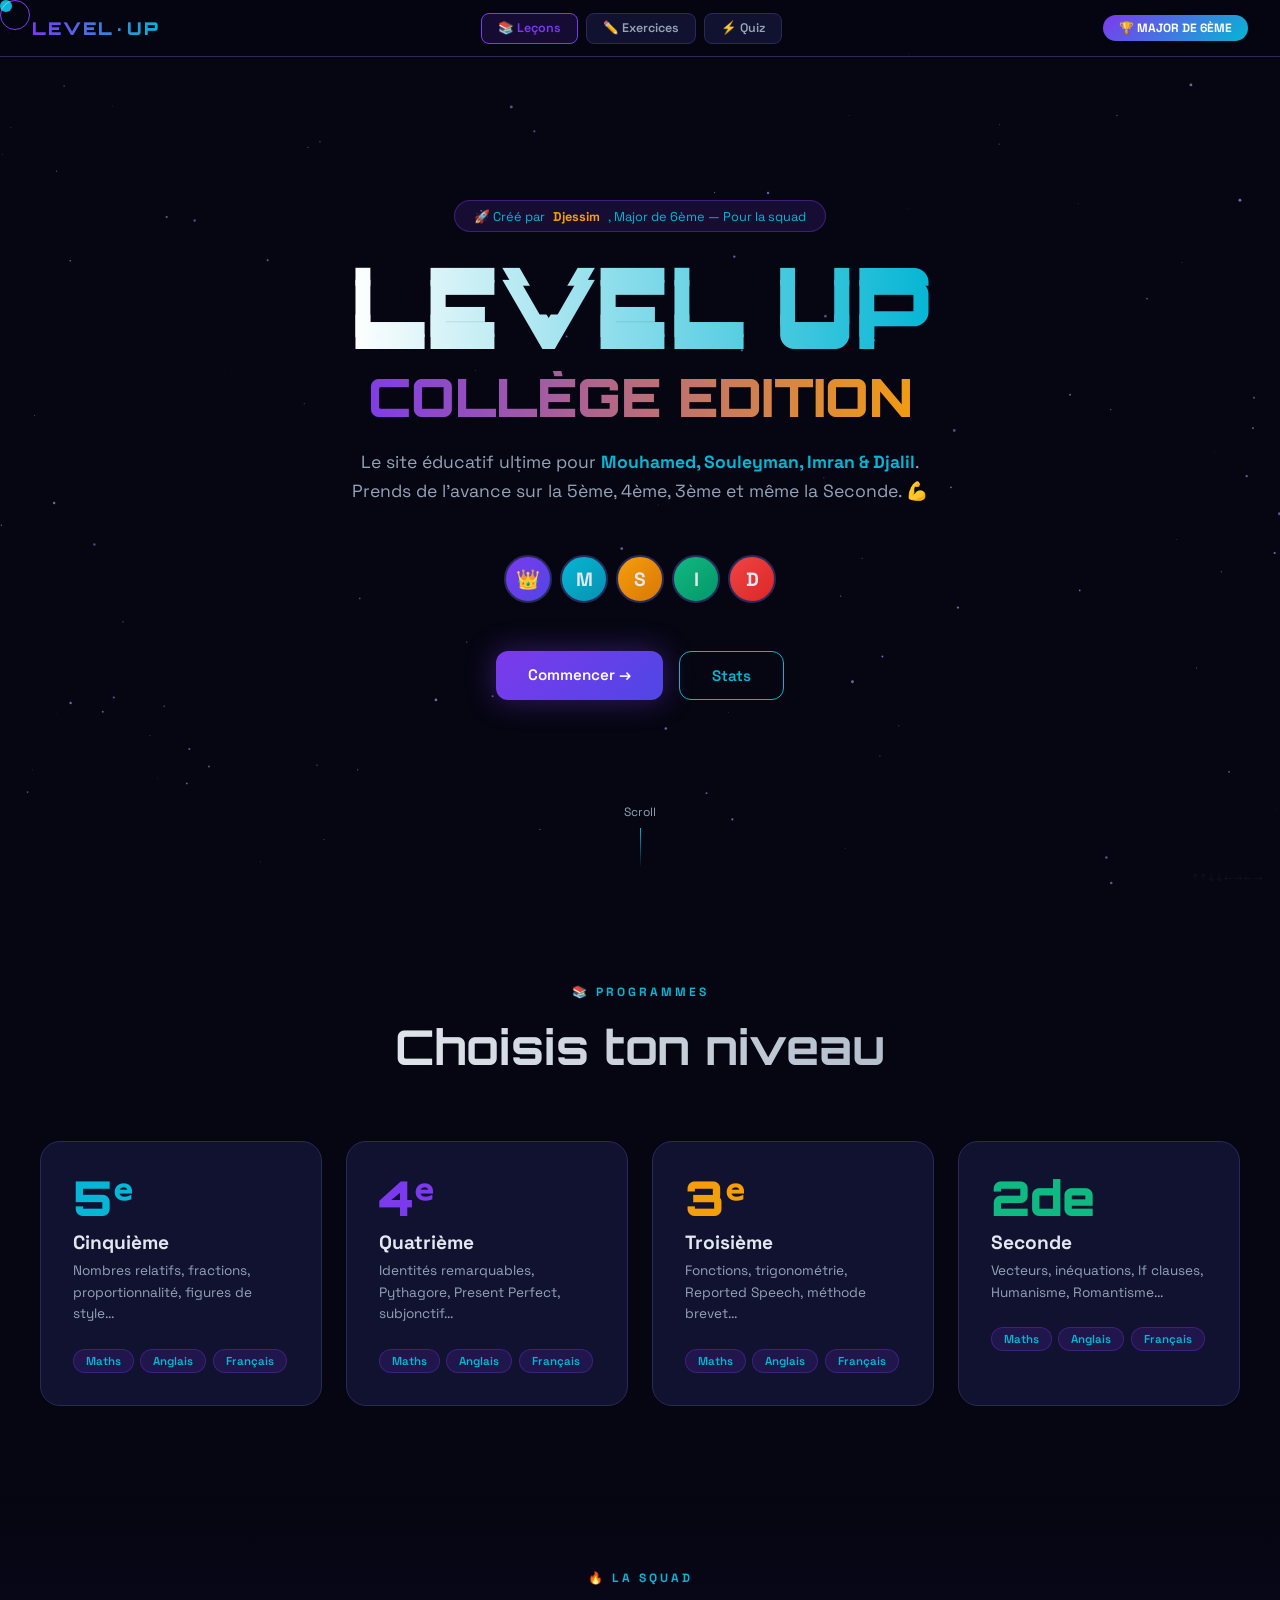
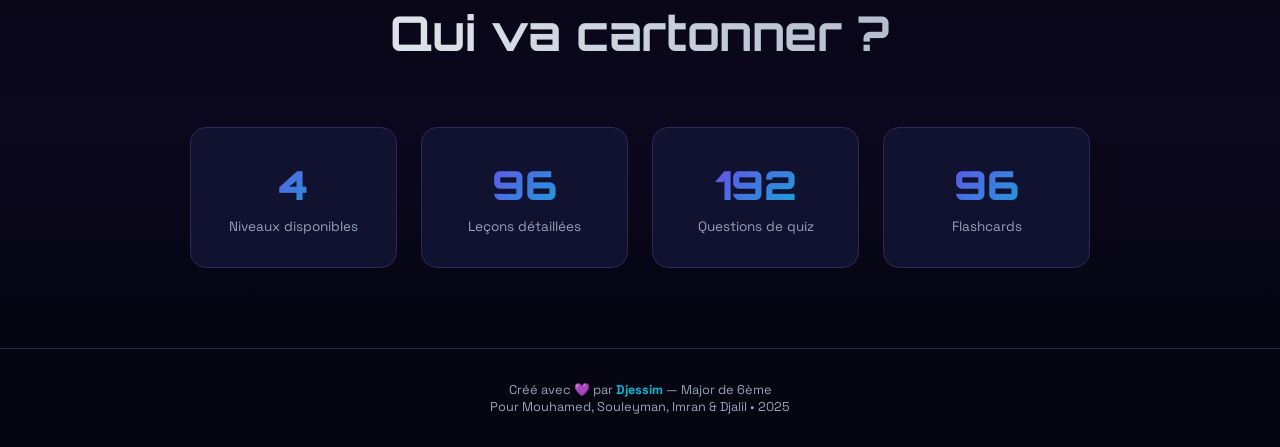
<file: index.html>
<!DOCTYPE html>
<html lang="fr">
<head>
  <meta charset="UTF-8"/>
  <meta name="viewport" content="width=device-width,initial-scale=1.0"/>
  <title>Level Up — Par Djessim le Major</title>
  <link rel="preconnect" href="https://fonts.googleapis.com">
  <link href="https://fonts.googleapis.com/css2?family=Space+Grotesk:wght@300;400;500;600;700&family=Orbitron:wght@400;700;900&display=swap" rel="stylesheet">
  <link rel="stylesheet" href="style.css?v=3">
</head>
<body>

<canvas id="bg-canvas"></canvas>
<div class="cursor" id="cursor"></div>
<div class="cursor-trail" id="cursor-trail"></div>

<nav>
  <div class="nav-logo">LEVEL·UP</div>
  <div class="nav-links">
    <a class="nav-btn active-page" href="#niveaux">📚 Leçons</a>
    <a class="nav-btn" href="exercices.html">✏️ Exercices</a>
    <a class="nav-btn" href="quiz.html">⚡ Quiz</a>
  </div>
  <div class="nav-badge">🏆 MAJOR DE 6ÈME</div>
</nav>

<section class="hero" id="home">
  <div class="hero-tag">🚀 Créé par <span>Djessim</span>, Major de 6ème — Pour la squad</div>
  <h1>
    <span class="line1 glitch" data-text="LEVEL UP">LEVEL UP</span>
    <span class="line2">COLLÈGE EDITION</span>
  </h1>
  <p class="hero-sub">Le site éducatif ultime pour <strong>Mouhamed, Souleyman, Imran &amp; Djalil</strong>.<br>
  Prends de l'avance sur la 5ème, 4ème, 3ème et même la Seconde. 💪</p>
  <div class="crew">
    <div class="crew-avatar" id="djessim-avatar">👑<div class="tooltip">Djessim — Major</div></div>
    <div class="crew-avatar">M<div class="tooltip">Mouhamed</div></div>
    <div class="crew-avatar">S<div class="tooltip">Souleyman</div></div>
    <div class="crew-avatar">I<div class="tooltip">Imran</div></div>
    <div class="crew-avatar">D<div class="tooltip">Djalil</div></div>
  </div>
  <div class="btn-group">
    <a href="#niveaux" class="btn btn-primary">Commencer →</a>
    <a href="#stats" class="btn btn-secondary">Stats</a>
  </div>
  <div class="scroll-hint">Scroll</div>
</section>

<section id="niveaux">
  <div class="section-header">
    <div class="section-tag">📚 Programmes</div>
    <h2 class="section-title">Choisis ton niveau</h2>
  </div>
  <div class="levels-grid" id="levels-grid">
    <div class="level-card" onclick="openLevel('5eme')">
      <div class="level-num">5ᵉ</div>
      <div class="level-name">Cinquième</div>
      <div class="level-desc">Nombres relatifs, fractions, proportionnalité, figures de style...</div>
      <div class="subject-pills">
        <span class="pill">Maths</span><span class="pill">Anglais</span><span class="pill">Français</span>
      </div>
    </div>
    <div class="level-card" onclick="openLevel('4eme')">
      <div class="level-num">4ᵉ</div>
      <div class="level-name">Quatrième</div>
      <div class="level-desc">Identités remarquables, Pythagore, Present Perfect, subjonctif...</div>
      <div class="subject-pills">
        <span class="pill">Maths</span><span class="pill">Anglais</span><span class="pill">Français</span>
      </div>
    </div>
    <div class="level-card" onclick="openLevel('3eme')">
      <div class="level-num">3ᵉ</div>
      <div class="level-name">Troisième</div>
      <div class="level-desc">Fonctions, trigonométrie, Reported Speech, méthode brevet...</div>
      <div class="subject-pills">
        <span class="pill">Maths</span><span class="pill">Anglais</span><span class="pill">Français</span>
      </div>
    </div>
    <div class="level-card" onclick="openLevel('2nde')">
      <div class="level-num">2de</div>
      <div class="level-name">Seconde</div>
      <div class="level-desc">Vecteurs, inéquations, If clauses, Humanisme, Romantisme...</div>
      <div class="subject-pills">
        <span class="pill">Maths</span><span class="pill">Anglais</span><span class="pill">Français</span>
      </div>
    </div>
  </div>

  <div id="study-panel">
    <div id="breadcrumb" class="breadcrumb"></div>
    <div class="subject-tabs" id="subject-tabs"></div>
    <div class="study-layout">
      <aside class="lesson-sidebar">
        <h4>📖 Leçons</h4>
        <ul class="lesson-list" id="lesson-sidebar-list"></ul>
      </aside>
      <main>
        <div class="prog-bar"><div class="prog-fill" id="prog-fill" style="width:0%"></div></div>
        <div id="lesson-main" class="lesson-main"></div>
      </main>
    </div>
  </div>
</section>

<section id="stats" style="background:linear-gradient(180deg,transparent,rgba(124,58,237,0.05),transparent)">
  <div class="section-header">
    <div class="section-tag">🔥 La squad</div>
    <h2 class="section-title">Qui va cartonner ?</h2>
  </div>
  <div class="stats-grid">
    <div class="stat-card"><div class="stat-num">4</div><div class="stat-label">Niveaux disponibles</div></div>
    <div class="stat-card"><div class="stat-num">96</div><div class="stat-label">Leçons détaillées</div></div>
    <div class="stat-card"><div class="stat-num">192</div><div class="stat-label">Questions de quiz</div></div>
    <div class="stat-card"><div class="stat-num">96</div><div class="stat-label">Flashcards</div></div>
  </div>
</section>

<footer>
  <p>Créé avec 💜 par <strong>Djessim</strong> — Major de 6ème<br>
  Pour Mouhamed, Souleyman, Imran &amp; Djalil • 2025</p>
</footer>

<div id="egg-modal">
  <div class="egg-box">
    <div id="confetti" style="position:absolute;inset:0;pointer-events:none;overflow:hidden"></div>
    <button class="egg-close" onclick="closeEgg()">✕</button>
    <div class="egg-title">🎉 T'AS TROUVÉ LE SECRET !</div>
    <div class="egg-sub">Montre ça à tes parents 💻</div>
    <div class="arg-list">
      <div class="arg-item"><div class="arg-icon">📚</div><div class="arg-text"><strong>Meilleurs résultats scolaires</strong><span>Les élèves avec un ordi ont en moyenne +2 points. Accès aux cours, exercices, dictionnaires — tout le temps.</span></div></div>
      <div class="arg-item"><div class="arg-icon">🧠</div><div class="arg-text"><strong>Apprendre à coder = compétence du futur</strong><span>Les développeurs gagnent 45 000€/an dès le début. Djessim a créé ce site en 6ème avec un ordi !</span></div></div>
      <div class="arg-item"><div class="arg-icon">💰</div><div class="arg-text"><strong>Un investissement rentable</strong><span>Un ordi d'entrée de gamme = 300-400€ pour 5 ans. Moins de 7€/semaine pour l'avenir de votre enfant.</span></div></div>
      <div class="arg-item"><div class="arg-icon">🔐</div><div class="arg-text"><strong>Contrôle parental facile</strong><span>Windows et Mac permettent de limiter les horaires, sites et apps. Vous restez en contrôle total.</span></div></div>
      <div class="arg-item"><div class="arg-icon">🚀</div><div class="arg-text"><strong>Preuve : ce site existe</strong><span>Créé par un élève de 6ème. Imaginez ce que votre enfant pourrait construire avec le sien.</span></div></div>
    </div>
  </div>
</div>

<div class="konami-hint">↑↑↓↓←→←→</div>

<script src="lessons.js?v=3"></script>
<script src="lessons2.js?v=3"></script>
<script src="app.js?v=3"></script>
</body>
</html>
</file>
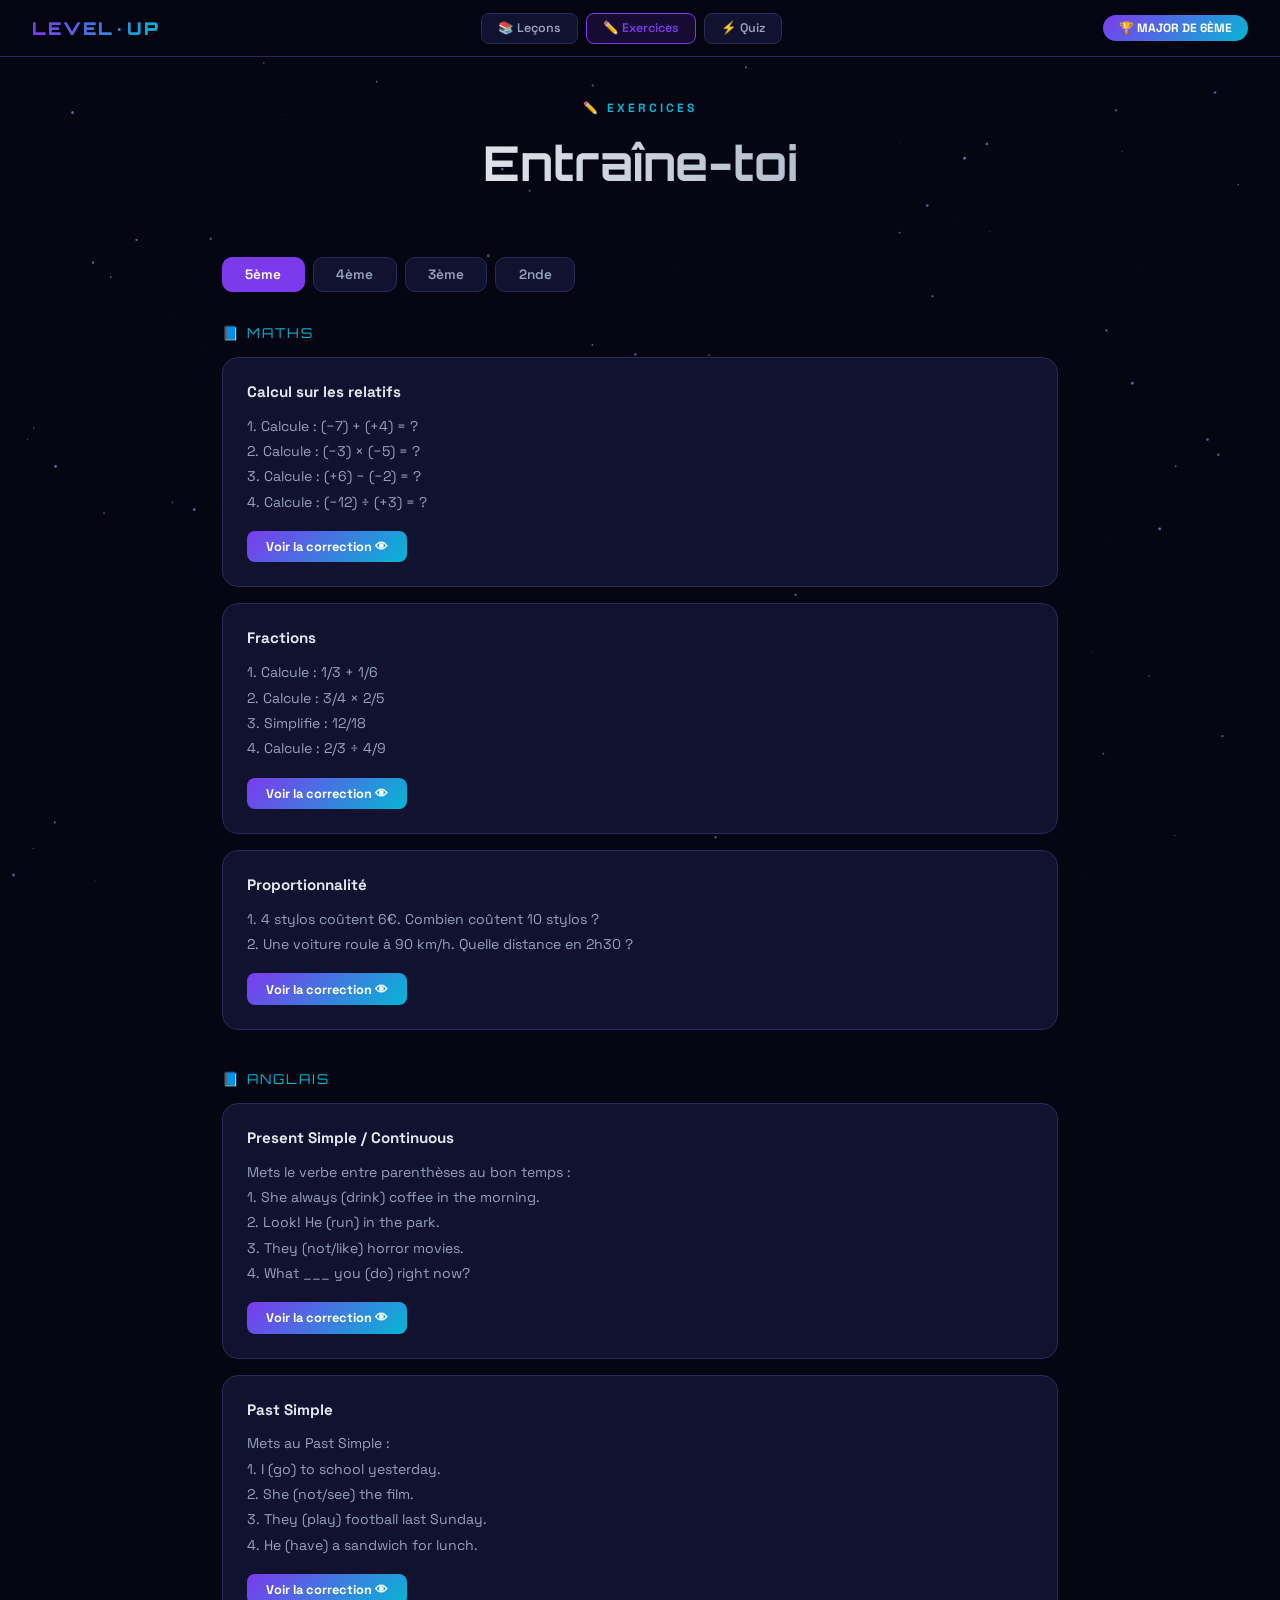
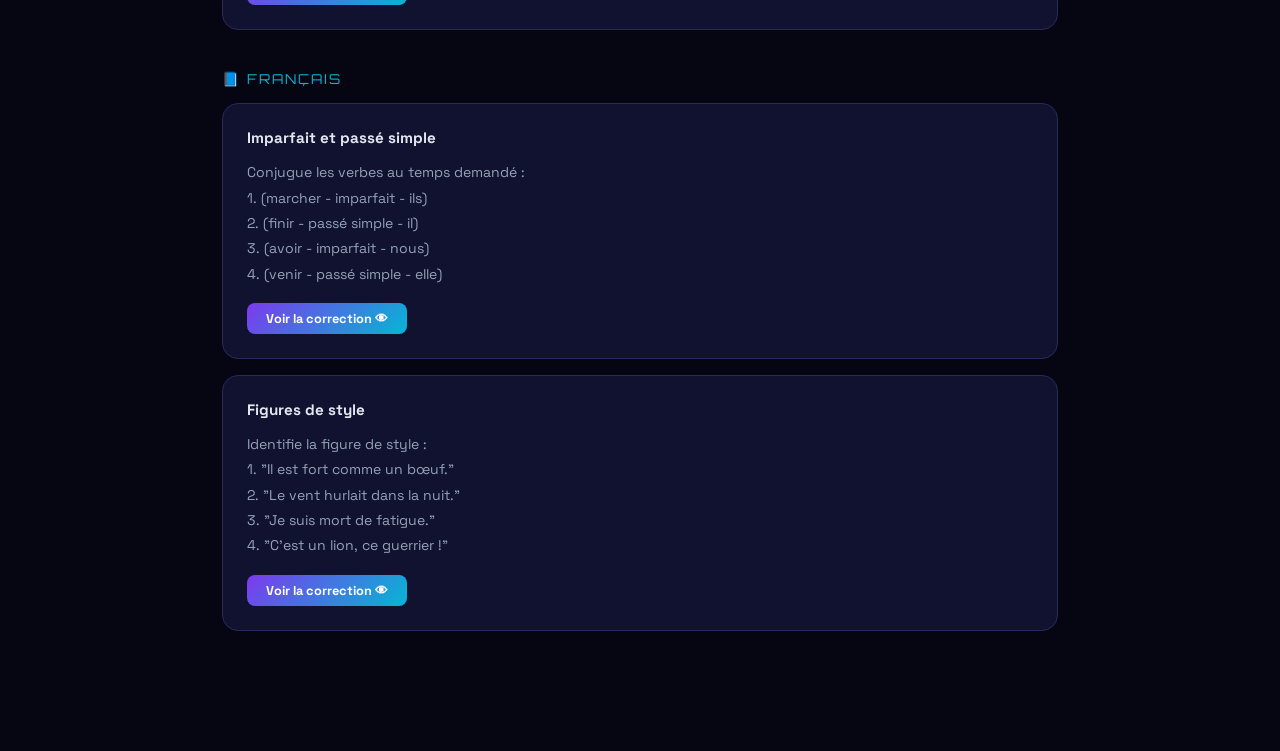
<file: exercices.html>
<!DOCTYPE html>
<html lang="fr">
<head>
  <meta charset="UTF-8"/>
  <meta name="viewport" content="width=device-width,initial-scale=1.0"/>
  <title>Exercices — Level Up</title>
  <link rel="preconnect" href="https://fonts.googleapis.com">
  <link href="https://fonts.googleapis.com/css2?family=Space+Grotesk:wght@300;400;500;600;700&family=Orbitron:wght@400;700;900&display=swap" rel="stylesheet">
  <link rel="stylesheet" href="style.css?v=4">
  <style>
    .exo-page { max-width:900px; margin:0 auto; padding-top:6rem; }
    .level-tabs { display:flex; gap:0.5rem; flex-wrap:wrap; margin-bottom:2rem; }
    .ltab { padding:0.5rem 1.4rem; border-radius:10px; border:1px solid var(--border); background:var(--card); color:var(--muted); cursor:pointer; font-size:0.85rem; font-family:inherit; font-weight:600; transition:all 0.2s; }
    .ltab.active { background:var(--accent); border-color:var(--accent); color:white; }
    .subject-section { margin-bottom:2.5rem; }
    .subject-title { font-family:'Orbitron',monospace; font-size:0.85rem; color:var(--accent2); letter-spacing:2px; margin-bottom:1rem; text-transform:uppercase; }
    .exo-block { background:var(--card); border:1px solid var(--border); border-radius:16px; padding:1.5rem; margin-bottom:1rem; }
    .exo-block-title { font-weight:700; font-size:0.95rem; margin-bottom:0.8rem; color:var(--text); }
    .exo-enonce { font-size:0.88rem; color:var(--muted); line-height:1.8; white-space:pre-line; margin-bottom:1rem; }
    .show-corr-btn { background:linear-gradient(135deg,var(--accent),var(--accent2)); color:white; border:none; padding:0.45rem 1.2rem; border-radius:8px; cursor:pointer; font-size:0.8rem; font-weight:700; font-family:inherit; transition:all 0.2s; }
    .show-corr-btn:hover { opacity:0.85; }
    .correction { display:none; margin-top:1rem; background:rgba(16,185,129,0.07); border:1px solid rgba(16,185,129,0.3); border-radius:10px; padding:1rem; font-size:0.85rem; color:#10b981; white-space:pre-line; }
    .correction.visible { display:block; }
  </style>
</head>
<body>
<canvas id="bg-canvas"></canvas>

<nav>
  <a class="nav-logo" href="index.html">LEVEL·UP</a>
  <div class="nav-links">
    <a class="nav-btn" href="index.html#niveaux">📚 Leçons</a>
    <a class="nav-btn active-page" href="exercices.html">✏️ Exercices</a>
    <a class="nav-btn" href="quiz.html">⚡ Quiz</a>
  </div>
  <div class="nav-badge">🏆 MAJOR DE 6ÈME</div>
</nav>

<section class="exo-page" id="exo-page">
  <div class="section-header">
    <div class="section-tag">✏️ Exercices</div>
    <h2 class="section-title">Entraîne-toi</h2>
  </div>
  <div class="level-tabs">
    <button class="ltab active" onclick="showLevel('5eme',this)">5ème</button>
    <button class="ltab" onclick="showLevel('4eme',this)">4ème</button>
    <button class="ltab" onclick="showLevel('3eme',this)">3ème</button>
    <button class="ltab" onclick="showLevel('2nde',this)">2nde</button>
  </div>
  <div id="exo-content"></div>
</section>

<script>
const canvas=document.getElementById('bg-canvas');const ctx=canvas.getContext('2d');let stars=[];
function resize(){canvas.width=innerWidth;canvas.height=innerHeight;stars=[];for(let i=0;i<120;i++)stars.push({x:Math.random()*canvas.width,y:Math.random()*canvas.height,r:Math.random()*1.5,a:Math.random(),speed:0.003+Math.random()*0.005,drift:(Math.random()-.5)*.2});}
function drawStars(){ctx.clearRect(0,0,canvas.width,canvas.height);stars.forEach(s=>{s.a+=s.speed;s.x+=s.drift;if(s.x<0)s.x=canvas.width;if(s.x>canvas.width)s.x=0;const al=(Math.sin(s.a)*.5+.5)*.6+.1;ctx.beginPath();ctx.arc(s.x,s.y,s.r,0,Math.PI*2);ctx.fillStyle=`rgba(180,160,255,${al})`;ctx.fill();});requestAnimationFrame(drawStars);}
window.addEventListener('resize',resize);resize();drawStars();

const exercices = {
  '5eme': {
    'Maths': [
      { title: 'Calcul sur les relatifs', enonce: `1. Calcule : (−7) + (+4) = ?\n2. Calcule : (−3) × (−5) = ?\n3. Calcule : (+6) − (−2) = ?\n4. Calcule : (−12) ÷ (+3) = ?`, correction: `1. (−7) + (+4) = −3\n2. (−3) × (−5) = +15  (deux signes − → résultat +)\n3. (+6) − (−2) = +6 + 2 = +8  (soustraire un négatif = ajouter)\n4. (−12) ÷ (+3) = −4  (signes différents → résultat −)` },
      { title: 'Fractions', enonce: `1. Calcule : 1/3 + 1/6\n2. Calcule : 3/4 × 2/5\n3. Simplifie : 12/18\n4. Calcule : 2/3 ÷ 4/9`, correction: `1. 1/3 + 1/6 = 2/6 + 1/6 = 3/6 = 1/2\n2. 3/4 × 2/5 = 6/20 = 3/10\n3. 12/18 → PGCD(12,18)=6 → 12/18 = 2/3\n4. 2/3 ÷ 4/9 = 2/3 × 9/4 = 18/12 = 3/2` },
      { title: 'Proportionnalité', enonce: `1. 4 stylos coûtent 6€. Combien coûtent 10 stylos ?\n2. Une voiture roule à 90 km/h. Quelle distance en 2h30 ?`, correction: `1. Prix d'un stylo = 6÷4 = 1,50€\n   10 stylos = 10 × 1,50 = 15€\n2. 2h30 = 2,5h\n   Distance = 90 × 2,5 = 225 km` }
    ],
    'Anglais': [
      { title: 'Present Simple / Continuous', enonce: `Mets le verbe entre parenthèses au bon temps :\n1. She always (drink) coffee in the morning.\n2. Look! He (run) in the park.\n3. They (not/like) horror movies.\n4. What ___ you (do) right now?`, correction: `1. She always drinks coffee. (habitude → Present Simple, + S)\n2. He is running in the park. (action en cours → Present Continuous)\n3. They don't like horror movies. (négatif → don't + base)\n4. What are you doing right now? (en cours → Present Continuous)` },
      { title: 'Past Simple', enonce: `Mets au Past Simple :\n1. I (go) to school yesterday.\n2. She (not/see) the film.\n3. They (play) football last Sunday.\n4. He (have) a sandwich for lunch.`, correction: `1. I went to school yesterday. (irrégulier)\n2. She didn't see the film. (négatif : didn't + base)\n3. They played football last Sunday. (régulier : +ed)\n4. He had a sandwich for lunch. (irrégulier)` }
    ],
    'Français': [
      { title: 'Imparfait et passé simple', enonce: `Conjugue les verbes au temps demandé :\n1. (marcher - imparfait - ils)\n2. (finir - passé simple - il)\n3. (avoir - imparfait - nous)\n4. (venir - passé simple - elle)`, correction: `1. ils marchaient\n2. il finit\n3. nous avions\n4. elle vint` },
      { title: 'Figures de style', enonce: `Identifie la figure de style :\n1. "Il est fort comme un bœuf."\n2. "Le vent hurlait dans la nuit."\n3. "Je suis mort de fatigue."\n4. "C'est un lion, ce guerrier !"`, correction: `1. Comparaison (outil "comme")\n2. Personnification (le vent agit comme un humain)\n3. Hyperbole (exagération volontaire)\n4. Métaphore (comparaison sans outil)` }
    ]
  },
  '4eme': {
    'Maths': [
      { title: 'Identités remarquables', enonce: `Développe :\n1. (x + 4)²\n2. (2x − 3)²\n3. (x + 5)(x − 5)\n4. (3x + 1)²`, correction: `1. x² + 8x + 16\n2. 4x² − 12x + 9\n3. x² − 25  (différence de carrés)\n4. 9x² + 6x + 1` },
      { title: 'Équations du 1er degré', enonce: `Résous :\n1. 3x + 6 = 0\n2. 2x − 4 = 8\n3. 5(x + 2) = 20\n4. −3x + 9 = 0`, correction: `1. 3x = −6 → x = −2\n2. 2x = 12 → x = 6\n3. 5x + 10 = 20 → 5x = 10 → x = 2\n4. −3x = −9 → x = 3` },
      { title: 'Théorème de Pythagore', enonce: `1. Triangle rectangle, côtés 5 et 12. Calcule l'hypoténuse.\n2. Hypoténuse = 17, un côté = 8. Calcule l'autre côté.\n3. Les longueurs 7, 24, 25 forment-elles un triangle rectangle ?`, correction: `1. c² = 5² + 12² = 25 + 144 = 169 → c = 13\n2. a² = 17² − 8² = 289 − 64 = 225 → a = 15\n3. 7² + 24² = 49 + 576 = 625 = 25² ✓ → Oui, rectangle !` }
    ],
    'Anglais': [
      { title: 'Present Perfect', enonce: `Mets au Present Perfect :\n1. I (never/eat) sushi.\n2. She (just/finish) her homework.\n3. They (already/see) that film.\n4. Have you ever (be) to London?`, correction: `1. I have never eaten sushi.\n2. She has just finished her homework.\n3. They have already seen that film.\n4. Have you ever been to London?` },
      { title: 'Will vs Going to', enonce: `Choisis will ou going to :\n1. "Il y a des nuages noirs." → It ___ rain.\n2. Tu réponds au téléphone spontanément → I ___ answer.\n3. Tu as réservé un billet → I ___ travel to Paris.\n4. Prédiction générale → Robots ___ replace many jobs.`, correction: `1. is going to rain (preuve visible : nuages)\n2. will answer (décision spontanée)\n3. am going to travel (plan décidé à l'avance)\n4. will replace (prédiction/opinion)` }
    ],
    'Français': [
      { title: 'Subjonctif présent', enonce: `Conjugue au subjonctif présent :\n1. Il faut que tu (venir).\n2. Je veux que vous (partir).\n3. Bien que nous (avoir) le temps.\n4. Il faut qu'il (être) là.`, correction: `1. Il faut que tu viennes.\n2. Je veux que vous partiez.\n3. Bien que nous ayons le temps.\n4. Il faut qu'il soit là.` },
      { title: 'COD et COI', enonce: `Identifie et nomme le complément souligné :\n1. Elle mange [une pomme].\n2. Il téléphone [à sa mère].\n3. Nous regardons [le film].\n4. Elle pense [à ses vacances].`, correction: `1. une pomme → COD (mange quoi ?)\n2. à sa mère → COI (téléphone à qui ?)\n3. le film → COD (regardons quoi ?)\n4. à ses vacances → COI (pense à quoi ?)` }
    ]
  },
  '3eme': {
    'Maths': [
      { title: 'Fonctions', enonce: `f(x) = 3x − 2\n1. Calcule f(0), f(3), f(−1).\n2. Trouve l'antécédent de 7.\n3. La courbe de f coupe l'axe des y en quel point ?`, correction: `1. f(0) = −2 | f(3) = 7 | f(−1) = −5\n2. 3x − 2 = 7 → 3x = 9 → x = 3\n3. Elle coupe en y = f(0) = −2 → point (0; −2)` },
      { title: 'Trigonométrie', enonce: `Triangle rectangle ABC, angle droit en B.\n1. AB = 6, AC = 10. Calcule sin(A).\n2. Angle A = 35°, AC = 12. Calcule BC.\n3. sin(A) = 0,6 → Quel est l'angle A ?`, correction: `1. sin(A) = opposé/hyp = BC/AC... d'abord BC : BC²=AC²−AB²=100−36=64 → BC=8\n   sin(A) = BC/AC = 8/10 = 0,8\n2. BC = AC × sin(A) = 12 × sin(35°) ≈ 12 × 0,574 ≈ 6,88\n3. A = arcsin(0,6) ≈ 36,9°` },
      { title: 'Systèmes d\'équations', enonce: `Résous les systèmes :\n1. x + y = 8  et  x − y = 2\n2. 2x + y = 11  et  x − y = 1`, correction: `1. Addition : 2x = 10 → x = 5 → y = 3\n   Vérif : 5+3=8 ✓ et 5−3=2 ✓\n2. Addition : 3x = 12 → x = 4 → y = 3\n   Vérif : 8+3=11 ✓ et 4−3=1 ✓` }
    ],
    'Anglais': [
      { title: 'Past Perfect', enonce: `Mets au Past Perfect :\n1. When I arrived, she (already/leave).\n2. He was tired because he (not/sleep).\n3. They (finish) the work before the boss came.\n4. I knew her because we (meet) before.`, correction: `1. she had already left.\n2. he hadn't slept.\n3. They had finished the work.\n4. we had met before.` },
      { title: 'If clauses type 3', enonce: `Complète avec le type 3 :\n1. If I (study) harder, I (pass) the exam.\n2. If she (call), I (answer).\n3. If they (leave) earlier, they (not/miss) the train.`, correction: `1. If I had studied harder, I would have passed the exam.\n2. If she had called, I would have answered.\n3. If they had left earlier, they wouldn't have missed the train.` }
    ],
    'Français': [
      { title: 'Propositions subordonnées', enonce: `Identifie le type de proposition subordonnée :\n1. "Le livre que je lis est passionnant."\n2. "Je pense qu'il viendra demain."\n3. "Il est resté parce qu'il pleuvait."\n4. "Le film dont tu parles est excellent."`, correction: `1. "que je lis" → PSR (relative)\n2. "qu'il viendra" → PS conjonctive complétive\n3. "parce qu'il pleuvait" → PS circonstancielle de cause\n4. "dont tu parles" → PSR (relative, dont = de ce film)` },
      { title: 'Style et registres', enonce: `Identifie le registre (lyrique, épique, comique) :\n1. "Ô ma bien-aimée ! Mon cœur pleure ton absence."\n2. "Le héros frappa mille ennemis d'un seul coup."\n3. "Il glissa sur la pelure de banane et s'étala de tout son long."`, correction: `1. Registre lyrique (pronom "je/moi", apostrophe "Ô", émotions)\n2. Registre épique (hyperbole, exploit héroïque, grandeur)\n3. Registre comique (situation burlesque, chute physique)` }
    ]
  },
  '2nde': {
    'Maths': [
      { title: 'Vecteurs', enonce: `A(1;2), B(4;6), C(3;1), D(6;5)\n1. Calcule les coordonnées de AB.\n2. Calcule les coordonnées de CD.\n3. ABDC est-il un parallélogramme ?`, correction: `1. AB = (4−1 ; 6−2) = (3 ; 4)\n2. CD = (6−3 ; 5−1) = (3 ; 4)\n3. AB = CD → oui, ABDC est un parallélogramme.` },
      { title: 'Inéquations', enonce: `Résous et donne l'intervalle solution :\n1. 3x − 6 > 0\n2. −2x + 4 ≥ 10\n3. 2x + 1 < 7`, correction: `1. 3x > 6 → x > 2 → ]2 ; +∞[\n2. −2x ≥ 6 → x ≤ −3 (signe retourné !) → ]−∞ ; −3]\n3. 2x < 6 → x < 3 → ]−∞ ; 3[` }
    ],
    'Anglais': [
      { title: 'If clauses type 1 & 2', enonce: `Complète :\n1. Type 1 : If it (rain), I (take) an umbrella.\n2. Type 2 : If I (be) you, I (apologize).\n3. Type 1 : If she (study), she (pass).\n4. Type 2 : If he (have) money, he (buy) a car.`, correction: `1. If it rains, I will take an umbrella.\n2. If I were you, I would apologize. (were, jamais was !)\n3. If she studies, she will pass.\n4. If he had money, he would buy a car.` }
    ],
    'Français': [
      { title: 'Humanisme et Classicisme', enonce: `Réponds aux questions :\n1. Cite deux auteurs humanistes et une devise associée.\n2. Qu'est-ce que la "règle des 3 unités" au théâtre classique ?\n3. Quel est l'idéal du Classicisme en deux mots ?`, correction: `1. Rabelais ("Fais ce que voudras") / Montaigne ("Que sais-je ?")\n2. Unité de lieu + de temps (24h) + d'action.\n3. "Plaire et instruire"` },
      { title: 'Argumentation', enonce: `Lis cet argument et réponds :\n"Le sport améliore la santé. En effet, une étude montre que 30 min/jour réduisent les risques cardiaques de 30%."\n\n1. Quelle est la thèse ?\n2. Quel est l'argument ?\n3. Quel est l'exemple/la preuve ?\n4. Quel connecteur est utilisé ?`, correction: `1. Thèse : "Le sport améliore la santé"\n2. Argument : réduit les risques de maladies\n3. Preuve : étude, 30 min/jour = −30% risques cardiaques\n4. Connecteur : "En effet" (introduit la cause/explication)` }
    ]
  }
};

function showLevel(level, btn) {
  document.querySelectorAll('.ltab').forEach(b => b.classList.remove('active'));
  btn.classList.add('active');
  const data = exercices[level];
  let html = '';
  Object.entries(data).forEach(([subject, exos]) => {
    html += `<div class="subject-section"><div class="subject-title">📘 ${subject}</div>`;
    exos.forEach((exo, i) => {
      const id = level + '_' + subject + '_' + i;
      html += `<div class="exo-block">
        <div class="exo-block-title">${exo.title}</div>
        <div class="exo-enonce">${exo.enonce}</div>
        <button class="show-corr-btn" onclick="toggleCorr('${id}',this)">Voir la correction 👁</button>
        <div class="correction" id="${id}">${exo.correction}</div>
      </div>`;
    });
    html += `</div>`;
  });
  document.getElementById('exo-content').innerHTML = html;
}

function toggleCorr(id, btn) {
  const el = document.getElementById(id);
  el.classList.toggle('visible');
  btn.textContent = el.classList.contains('visible') ? 'Masquer ✕' : 'Voir la correction 👁';
}

showLevel('5eme', document.querySelector('.ltab'));
</script>
</body>
</html>
</file>
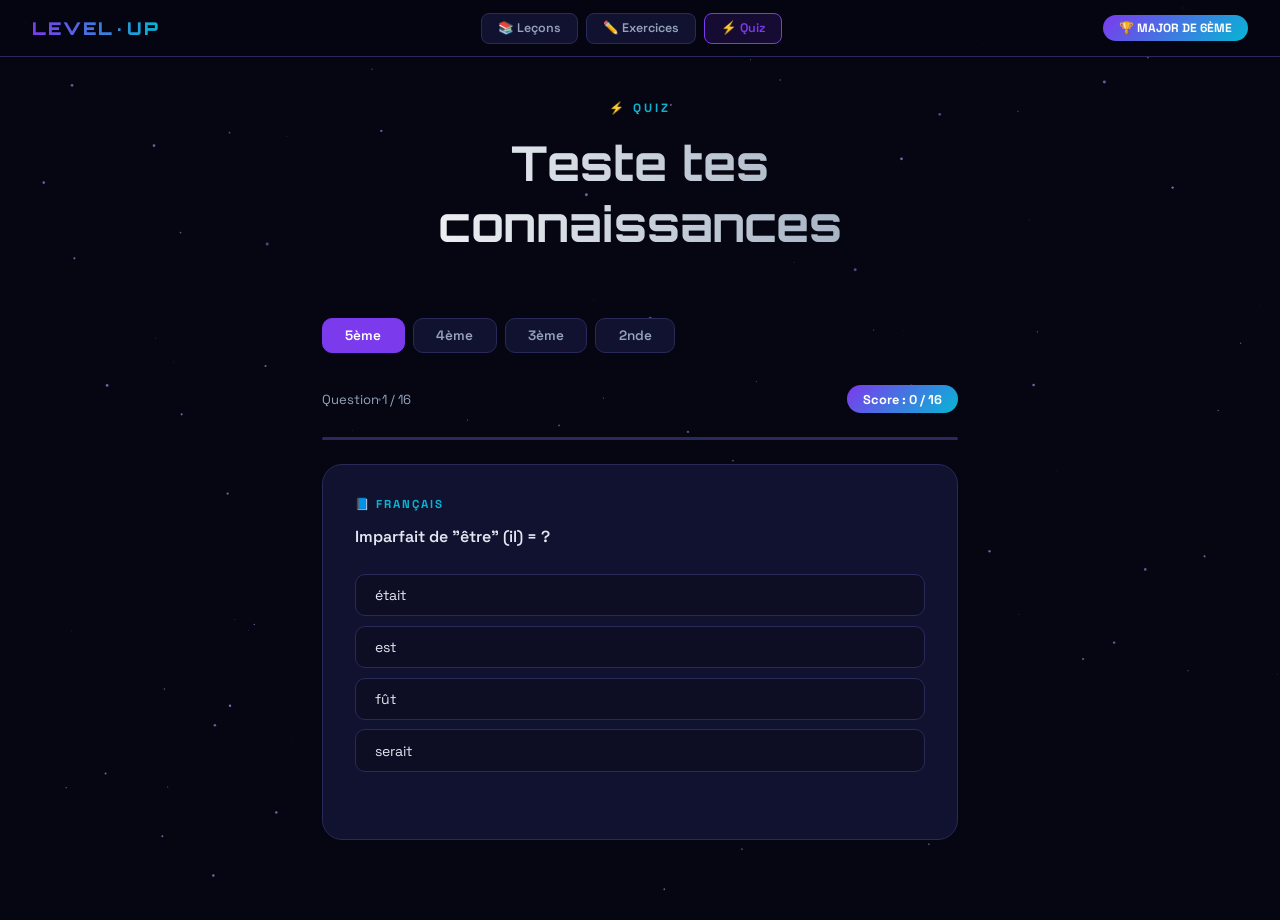
<file: quiz.html>
<!DOCTYPE html>
<html lang="fr">
<head>
  <meta charset="UTF-8"/>
  <meta name="viewport" content="width=device-width,initial-scale=1.0"/>
  <title>Quiz — Level Up</title>
  <link rel="preconnect" href="https://fonts.googleapis.com">
  <link href="https://fonts.googleapis.com/css2?family=Space+Grotesk:wght@300;400;500;600;700&family=Orbitron:wght@400;700;900&display=swap" rel="stylesheet">
  <link rel="stylesheet" href="style.css?v=4">
  <style>
    .quiz-page { max-width:700px; margin:0 auto; padding-top:6rem; }
    .level-tabs { display:flex; gap:0.5rem; flex-wrap:wrap; margin-bottom:2rem; }
    .ltab { padding:0.5rem 1.4rem; border-radius:10px; border:1px solid var(--border); background:var(--card); color:var(--muted); cursor:pointer; font-size:0.85rem; font-family:inherit; font-weight:600; transition:all 0.2s; }
    .ltab.active { background:var(--accent); border-color:var(--accent); color:white; }
    .quiz-header { display:flex; align-items:center; justify-content:space-between; margin-bottom:1.5rem; flex-wrap:wrap; gap:0.5rem; }
    .quiz-progress-text { color:var(--muted); font-size:0.82rem; }
    .score-badge { background:linear-gradient(135deg,var(--accent),var(--accent2)); color:white; padding:0.35rem 1rem; border-radius:20px; font-size:0.8rem; font-weight:700; }
    .q-card { background:var(--card); border:1px solid var(--border); border-radius:20px; padding:2rem; }
    .q-subject-tag { font-size:0.72rem; font-weight:700; letter-spacing:2px; text-transform:uppercase; color:var(--accent2); margin-bottom:0.8rem; }
    .q-text { font-size:1rem; font-weight:600; margin-bottom:1.5rem; line-height:1.6; }
    .q-opts { display:flex; flex-direction:column; gap:0.6rem; }
    .q-opt { background:var(--bg2); border:1px solid var(--border); border-radius:10px; padding:0.7rem 1.2rem; cursor:pointer; font-size:0.88rem; font-family:inherit; color:var(--text); transition:all 0.2s; text-align:left; }
    .q-opt:hover:not(:disabled) { border-color:var(--accent); color:var(--accent); transform:translateX(4px); }
    .q-opt.correct { border-color:#10b981; background:rgba(16,185,129,0.12); color:#10b981; }
    .q-opt.wrong { border-color:#ef4444; background:rgba(239,68,68,0.1); color:#ef4444; }
    .q-feedback { margin-top:1rem; font-size:0.85rem; min-height:1.2rem; }
    .q-next { display:none; margin-top:1.2rem; background:linear-gradient(135deg,var(--accent),var(--accent2)); color:white; border:none; padding:0.6rem 1.8rem; border-radius:10px; cursor:pointer; font-size:0.88rem; font-weight:700; font-family:inherit; transition:all 0.2s; }
    .q-next:hover { opacity:0.85; transform:translateY(-2px); }
    .result-card { background:var(--card); border:1px solid var(--border); border-radius:20px; padding:2.5rem; text-align:center; }
    .result-emoji { font-size:4rem; margin-bottom:1rem; }
    .result-title { font-family:'Orbitron',monospace; font-size:1.3rem; margin-bottom:0.5rem; background:linear-gradient(90deg,var(--accent),var(--accent2)); -webkit-background-clip:text; -webkit-text-fill-color:transparent; }
    .result-score { font-size:2.5rem; font-weight:900; color:var(--accent2); margin:1rem 0; }
    .result-msg { color:var(--muted); font-size:0.88rem; margin-bottom:1.5rem; }
    .restart-btn { background:linear-gradient(135deg,var(--accent),var(--accent2)); color:white; border:none; padding:0.7rem 2rem; border-radius:12px; cursor:pointer; font-size:0.9rem; font-weight:700; font-family:inherit; }
  </style>
</head>
<body>
<canvas id="bg-canvas"></canvas>

<nav>
  <a class="nav-logo" href="index.html">LEVEL·UP</a>
  <div class="nav-links">
    <a class="nav-btn" href="index.html#niveaux">📚 Leçons</a>
    <a class="nav-btn" href="exercices.html">✏️ Exercices</a>
    <a class="nav-btn active-page" href="quiz.html">⚡ Quiz</a>
  </div>
  <div class="nav-badge">🏆 MAJOR DE 6ÈME</div>
</nav>

<section class="quiz-page">
  <div class="section-header">
    <div class="section-tag">⚡ Quiz</div>
    <h2 class="section-title">Teste tes connaissances</h2>
  </div>
  <div class="level-tabs">
    <button class="ltab active" onclick="startQuiz('5eme',this)">5ème</button>
    <button class="ltab" onclick="startQuiz('4eme',this)">4ème</button>
    <button class="ltab" onclick="startQuiz('3eme',this)">3ème</button>
    <button class="ltab" onclick="startQuiz('2nde',this)">2nde</button>
  </div>
  <div id="quiz-area"></div>
</section>

<script>
const canvas=document.getElementById('bg-canvas');const ctx=canvas.getContext('2d');let stars=[];
function resize(){canvas.width=innerWidth;canvas.height=innerHeight;stars=[];for(let i=0;i<120;i++)stars.push({x:Math.random()*canvas.width,y:Math.random()*canvas.height,r:Math.random()*1.5,a:Math.random(),speed:0.003+Math.random()*0.005,drift:(Math.random()-.5)*.2});}
function drawStars(){ctx.clearRect(0,0,canvas.width,canvas.height);stars.forEach(s=>{s.a+=s.speed;s.x+=s.drift;if(s.x<0)s.x=canvas.width;if(s.x>canvas.width)s.x=0;const al=(Math.sin(s.a)*.5+.5)*.6+.1;ctx.beginPath();ctx.arc(s.x,s.y,s.r,0,Math.PI*2);ctx.fillStyle=`rgba(180,160,255,${al})`;ctx.fill();});requestAnimationFrame(drawStars);}
window.addEventListener('resize',resize);resize();drawStars();

const allQuiz = {
  '5eme': [
    {s:'Maths',q:'(−5) + (−3) = ?',opts:['−8','+8','−2','+2'],c:0},
    {s:'Maths',q:'(−4) × (−3) = ?',opts:['−12','+12','+7','−7'],c:1},
    {s:'Maths',q:'1/2 + 1/4 = ?',opts:['2/6','3/4','1/3','2/8'],c:1},
    {s:'Maths',q:'2 kg coûtent 6€. 5 kg coûtent ?',opts:['12€','15€','10€','18€'],c:1},
    {s:'Maths',q:'Somme des angles d\'un triangle = ?',opts:['90°','180°','360°','270°'],c:1},
    {s:'Anglais',q:'"She ___ to school every day."',opts:['go','goes','is going','went'],c:1},
    {s:'Anglais',q:'"run" au Present Continuous = ?',opts:['runing','running','runs','ran'],c:1},
    {s:'Anglais',q:'Past simple de "go" = ?',opts:['goed','gone','goes','went'],c:3},
    {s:'Anglais',q:'"tall" au superlatif = ?',opts:['most tall','tallest','taller','more tall'],c:1},
    {s:'Anglais',q:'"___ Monday, I go to school."',opts:['in','at','on','to'],c:2},
    {s:'Français',q:'Imparfait de "être" (il) = ?',opts:['était','est','fût','serait'],c:0},
    {s:'Français',q:'"Il court comme le vent" = ?',opts:['Métaphore','Comparaison','Hyperbole','Personnification'],c:1},
    {s:'Français',q:'"C\'est un monstre de travail" = ?',opts:['Comparaison','Hyperbole','Métaphore','Antithèse'],c:2},
    {s:'Français',q:'"Le soleil souriait" = ?',opts:['Hyperbole','Comparaison','Personnification','Métaphore'],c:2},
    {s:'Français',q:'"Il lit un livre." → "un livre" est ?',opts:['COI','Sujet','COD','Attribut'],c:2},
    {s:'Français',q:'COD répond à quelle question ?',opts:['À qui ?','De quoi ?','Qui/Quoi (sans prép.)','Où ?'],c:2}
  ],
  '4eme': [
    {s:'Maths',q:'(a+b)² = ?',opts:['a²+b²','a²+2ab+b²','a²−2ab+b²','2a+2b'],c:1},
    {s:'Maths',q:'(x+3)(x−3) = ?',opts:['x²+9','x²−9','x²+6x−9','x²−6x+9'],c:1},
    {s:'Maths',q:'2x+4 = 0 → x = ?',opts:['2','−2','4','−4'],c:1},
    {s:'Maths',q:'Triangle rectangle : côtés 6 et 8. Hypoténuse = ?',opts:['10','12','14','100'],c:0},
    {s:'Maths',q:'Dé à 6 faces. P(pair) = ?',opts:['1/6','2/6','3/6','4/6'],c:2},
    {s:'Anglais',q:'Quelle phrase est au Present Perfect ?',opts:['I saw the film.','I have seen the film.','I see the film.','I am seeing the film.'],c:1},
    {s:'Anglais',q:'"Yesterday, I ___ football."',opts:['have played','played','play','am playing'],c:1},
    {s:'Anglais',q:'Type 1 : If she studies, she ___ pass.',opts:['would','will','might','should'],c:1},
    {s:'Anglais',q:'Type 2 : If I ___ you, I would apologize.',opts:['am','was','were','be'],c:2},
    {s:'Anglais',q:'Passif de "They build houses" ?',opts:['Houses are build.','Houses are built.','Houses were built.','Houses build.'],c:1},
    {s:'Français',q:'"Il faut que tu ___." (venir)',opts:['viennes','viens','venais','viendras'],c:0},
    {s:'Français',q:'Conditionnel de "être" (il) = ?',opts:['était','sera','serait','soit'],c:2},
    {s:'Français',q:'Auteur du "Père Goriot" = ?',opts:['Zola','Flaubert','Balzac','Hugo'],c:2},
    {s:'Français',q:'La thèse dans une argumentation = ?',opts:['L\'exemple','Le plan','L\'idée principale','La conclusion'],c:2},
    {s:'Français',q:'Connecteur de conséquence = ?',opts:['car','cependant','donc','de plus'],c:2},
    {s:'Français',q:'Alexandrin = ? syllabes',opts:['8','10','12','14'],c:2}
  ],
  '3eme': [
    {s:'Maths',q:'f(x)=3x−1. f(2) = ?',opts:['5','7','1','−1'],c:0},
    {s:'Maths',q:'f(x)=2x+4. Antécédent de 10 = ?',opts:['3','24','7','10'],c:0},
    {s:'Maths',q:'sin(A) = ?',opts:['adj/hyp','opp/hyp','opp/adj','hyp/opp'],c:1},
    {s:'Maths',q:'tan(A) = ?',opts:['opp/hyp','adj/hyp','hyp/opp','opp/adj'],c:3},
    {s:'Maths',q:'x+y=7 et x−y=3 → x = ?',opts:['2','5','7','3'],c:1},
    {s:'Anglais',q:'"When I arrived, she ___ already left."',opts:['has','have','had','was'],c:2},
    {s:'Anglais',q:'Futur passif de "build" = ?',opts:['will build','is built','will be built','has been built'],c:2},
    {s:'Anglais',q:'"Do you speak French?" → He asked ___ I spoke French.',opts:['that','if','whether','what'],c:1},
    {s:'Anglais',q:'Modal de déduction certaine = ?',opts:['might','must','could','can\'t'],c:1},
    {s:'Anglais',q:'If clause type 3 : structure ?',opts:['If+présent,will','If+passé,would','If+PP,would have+PP','If+PP,had+PP'],c:2},
    {s:'Français',q:'Pacte autobiographique = ?',opts:['Auteur=éditeur','Auteur=narrateur=personnage','Narrateur=personnage','Auteur=lecteur'],c:1},
    {s:'Français',q:'Auteur du poème "Liberté" (1942) = ?',opts:['Aragon','Prévert','Éluard','Césaire'],c:2},
    {s:'Français',q:'Lecture linéaire : elle suit ?',opts:['Un plan thématique','L\'ordre du texte','L\'ordre chronologique','Un plan dialectique'],c:1},
    {s:'Français',q:'Anaphore (cohésion) = ?',opts:['Annonce ce qui suit','Reprend ce qui précède','Figure de style','Connecteur'],c:1},
    {s:'Français',q:'Nature d\'un mot = ?',opts:['Sa fonction','Sa catégorie grammaticale','Son sens','Son étymologie'],c:1},
    {s:'Français',q:'Brevet français : points rédaction = ?',opts:['10','12','20','24'],c:3}
  ],
  '2nde': [
    {s:'Maths',q:'A(1;2) B(4;6) → AB = ?',opts:['(3;4)','(5;8)','(3;8)','(4;3)'],c:0},
    {s:'Maths',q:'3x−6 > 0 → ?',opts:['x < 2','x > 2','x = 2','x ≤ 2'],c:1},
    {s:'Maths',q:'−2x + 4 ≥ 10 → ?',opts:['x ≥ −3','x ≤ −3','x ≥ 3','x ≤ 3'],c:1},
    {s:'Anglais',q:'Type 1 : If it rains, I ___ stay home.',opts:['would','will','might','should'],c:1},
    {s:'Anglais',q:'Type 2 : If I ___ you, I would help.',opts:['am','was','were','be'],c:2},
    {s:'Anglais',q:'"Réchauffement climatique" en anglais ?',opts:['global cooling','global warming','air pollution','ozone hole'],c:1},
    {s:'Anglais',q:'"Cyberharcèlement" en anglais ?',opts:['fake news','cyberbullying','digital divide','screen time'],c:1},
    {s:'Anglais',q:'Must vs Should : différence ?',opts:['Aucune','Must=obligation, Should=conseil','Should=obligation','Must=conseil'],c:1},
    {s:'Français',q:'Humanisme = quel siècle ?',opts:['XIVe','XVe','XVIe','XVIIe'],c:2},
    {s:'Français',q:'"Que sais-je ?" est la devise de ?',opts:['Rabelais','Montaigne','Hugo','Molière'],c:1},
    {s:'Français',q:'Classicisme : idéal en 2 mots ?',opts:['Liberté créatrice','Plaire et instruire','Émotions pures','Nature sublime'],c:1},
    {s:'Français',q:'Héros romantique est souvent ?',opts:['Heureux et intégré','Solitaire et incompris','Noble et sage','Comique'],c:1},
    {s:'Français',q:'Intro d\'une dissertation contient ?',opts:['Seulement le titre','Accroche+définition+problématique+plan','Un résumé','Des citations'],c:1},
    {s:'Français',q:'Registre lyrique : indice clé ?',opts:['Hyperbole','Pronom "nous"','Pronom "je" + émotions','Temps passé'],c:2},
    {s:'Français',q:'Registre épique : figure de style clé ?',opts:['Comparaison','Métaphore','Hyperbole','Personnification'],c:2},
    {s:'Français',q:'"dont" dans une PSR = ?',opts:['à qui/quoi','qui/que','de qui/quoi','où'],c:2}
  ]
};

let state = { level:'5eme', questions:[], idx:0, score:0, answered:false };

function startQuiz(level, btn) {
  document.querySelectorAll('.ltab').forEach(b=>b.classList.remove('active'));
  btn.classList.add('active');
  state.level = level;
  state.questions = [...allQuiz[level]].sort(()=>Math.random()-0.5);
  state.idx = 0;
  state.score = 0;
  renderQuestion();
}

function renderQuestion() {
  const q = state.questions[state.idx];
  const total = state.questions.length;
  const optsHtml = q.opts.map((opt,i) =>
    `<button class="q-opt" onclick="answer(this,${i === q.c})">${opt}</button>`
  ).join('');
  document.getElementById('quiz-area').innerHTML = `
    <div class="quiz-header">
      <div class="quiz-progress-text">Question ${state.idx+1} / ${total}</div>
      <div class="score-badge">Score : ${state.score} / ${total}</div>
    </div>
    <div class="prog-bar" style="margin-bottom:1.5rem"><div class="prog-fill" style="width:${(state.idx/total)*100}%"></div></div>
    <div class="q-card">
      <div class="q-subject-tag">📘 ${q.s}</div>
      <div class="q-text">${q.q}</div>
      <div class="q-opts">${optsHtml}</div>
      <div class="q-feedback" id="q-feedback"></div>
      <button class="q-next" id="q-next" onclick="nextQ()">${state.idx === total-1 ? 'Voir les résultats 🏆' : 'Question suivante →'}</button>
    </div>`;
}

function answer(btn, correct) {
  if (document.getElementById('q-next').style.display === 'inline-block') return;
  document.querySelectorAll('.q-opt').forEach(b=>b.disabled=true);
  btn.classList.add(correct ? 'correct' : 'wrong');
  if (!correct) {
    document.querySelectorAll('.q-opt').forEach(b=>{
      if(b.onclick.toString().includes('true')) b.classList.add('correct');
    });
    document.getElementById('q-feedback').innerHTML = '<span style="color:#ef4444">✗ Raté — la bonne réponse est en vert.</span>';
  } else {
    state.score++;
    document.getElementById('q-feedback').innerHTML = '<span style="color:#10b981">✓ Bravo !</span>';
  }
  document.getElementById('q-next').style.display = 'inline-block';
}

function nextQ() {
  state.idx++;
  if (state.idx >= state.questions.length) {
    showResult();
  } else {
    renderQuestion();
  }
}

function showResult() {
  const total = state.questions.length;
  const pct = Math.round((state.score/total)*100);
  const emoji = pct >= 80 ? '🏆' : pct >= 60 ? '💪' : pct >= 40 ? '📚' : '😅';
  const msg = pct >= 80 ? 'Exceptionnel ! T\'es vraiment un major !' : pct >= 60 ? 'Bien joué, continue comme ça !' : pct >= 40 ? 'Pas mal, mais révise encore un peu.' : 'Retourne voir les leçons et réessaie !';
  document.getElementById('quiz-area').innerHTML = `
    <div class="result-card">
      <div class="result-emoji">${emoji}</div>
      <div class="result-title">Quiz terminé !</div>
      <div class="result-score">${state.score} / ${total}</div>
      <div class="result-msg">${msg}</div>
      <button class="restart-btn" onclick="startQuiz('${state.level}', document.querySelector('.ltab.active'))">🔄 Recommencer</button>
    </div>`;
}

startQuiz('5eme', document.querySelector('.ltab'));
</script>
</body>
</html>
</file>
<file: style.css>
:root {
  --bg: #060612; --bg2: #0d0d24; --card: #111130;
  --border: #2a2a5a; --accent: #7c3aed; --accent2: #06b6d4;
  --accent3: #f59e0b; --text: #e2e8f0; --muted: #94a3b8;
  --glow: rgba(124,58,237,0.4);
}
* { margin:0; padding:0; box-sizing:border-box; }
body { font-family:'Space Grotesk',sans-serif; background:var(--bg); color:var(--text); overflow-x:hidden; }
#bg-canvas { position:fixed; top:0; left:0; width:100%; height:100%; z-index:0; pointer-events:none; }
.cursor { width:12px; height:12px; border-radius:50%; background:var(--accent2); position:fixed; pointer-events:none; z-index:9999; mix-blend-mode:screen; }
.cursor-trail { width:30px; height:30px; border-radius:50%; border:1px solid var(--accent); position:fixed; pointer-events:none; z-index:9998; transition:all 0.15s ease; mix-blend-mode:screen; }
nav { position:fixed; top:0; left:0; right:0; z-index:100; display:flex; align-items:center; justify-content:space-between; gap:1rem; padding:0.8rem 2rem; background:rgba(6,6,18,0.85); backdrop-filter:blur(20px); border-bottom:1px solid var(--border); }
.nav-links { display:flex; gap:0.5rem; }
.nav-btn { padding:0.4rem 1rem; border-radius:8px; border:1px solid var(--border); background:var(--card); color:var(--muted); font-size:0.78rem; font-weight:600; text-decoration:none; transition:all 0.2s; white-space:nowrap; }
.nav-btn:hover { border-color:var(--accent); color:var(--accent); background:rgba(124,58,237,0.1); }
.nav-btn.active-page { border-color:var(--accent); color:var(--accent); background:rgba(124,58,237,0.15); }
@media(max-width:600px) { .nav-links { gap:0.3rem; } .nav-btn { padding:0.3rem 0.6rem; font-size:0.7rem; } .nav-badge { display:none; } }
.nav-logo { font-family:'Orbitron',monospace; font-size:1.1rem; font-weight:900; background:linear-gradient(90deg,var(--accent),var(--accent2)); -webkit-background-clip:text; -webkit-text-fill-color:transparent; letter-spacing:2px; }
.nav-badge { background:linear-gradient(135deg,var(--accent),var(--accent2)); color:white; padding:0.3rem 1rem; border-radius:20px; font-size:0.75rem; font-weight:700; }
.hero { position:relative; z-index:1; min-height:100vh; display:flex; flex-direction:column; align-items:center; justify-content:center; text-align:center; padding:2rem; }
.hero-tag { display:inline-flex; align-items:center; gap:0.5rem; background:rgba(124,58,237,0.15); border:1px solid rgba(124,58,237,0.4); border-radius:30px; padding:0.4rem 1.2rem; font-size:0.8rem; color:var(--accent2); margin-bottom:2rem; }
.hero-tag span { color:var(--accent3); font-weight:700; }
.hero h1 { font-family:'Orbitron',monospace; font-size:clamp(2.5rem,8vw,6rem); font-weight:900; line-height:1; margin-bottom:1.5rem; }
.hero h1 .line1 { background:linear-gradient(90deg,#fff,var(--accent2)); -webkit-background-clip:text; -webkit-text-fill-color:transparent; }
.hero h1 .line2 { background:linear-gradient(90deg,var(--accent),var(--accent3)); -webkit-background-clip:text; -webkit-text-fill-color:transparent; display:block; font-size:0.55em; margin-top:0.2em; }
.hero-sub { font-size:1.1rem; color:var(--muted); max-width:600px; line-height:1.7; margin-bottom:3rem; }
.hero-sub strong { color:var(--accent2); }
.crew { display:flex; gap:0.5rem; margin-bottom:3rem; }
.crew-avatar { width:48px; height:48px; border-radius:50%; display:flex; align-items:center; justify-content:center; font-size:1.2rem; font-weight:700; border:2px solid var(--border); position:relative; transition:transform 0.3s; cursor:pointer; }
.crew-avatar:hover { transform:translateY(-5px) scale(1.1); }
.crew-avatar:nth-child(1) { background:linear-gradient(135deg,#7c3aed,#4f46e5); }
.crew-avatar:nth-child(2) { background:linear-gradient(135deg,#06b6d4,#0891b2); }
.crew-avatar:nth-child(3) { background:linear-gradient(135deg,#f59e0b,#d97706); }
.crew-avatar:nth-child(4) { background:linear-gradient(135deg,#10b981,#059669); }
.crew-avatar:nth-child(5) { background:linear-gradient(135deg,#ef4444,#dc2626); }
.crew-avatar .tooltip { position:absolute; bottom:-30px; background:var(--card); border:1px solid var(--border); padding:0.2rem 0.6rem; border-radius:6px; font-size:0.65rem; white-space:nowrap; opacity:0; transition:opacity 0.2s; pointer-events:none; }
.crew-avatar:hover .tooltip { opacity:1; }
.btn-group { display:flex; gap:1rem; flex-wrap:wrap; justify-content:center; }
.btn { padding:0.85rem 2rem; border-radius:12px; font-size:0.95rem; font-weight:600; cursor:pointer; text-decoration:none; transition:all 0.3s; border:none; }
.btn-primary { background:linear-gradient(135deg,var(--accent),#4f46e5); color:white; box-shadow:0 0 30px var(--glow); }
.btn-primary:hover { transform:translateY(-3px); box-shadow:0 0 50px var(--glow); }
.btn-secondary { background:transparent; color:var(--accent2); border:1px solid var(--accent2); }
.btn-secondary:hover { background:rgba(6,182,212,0.1); transform:translateY(-3px); }
section { position:relative; z-index:1; padding:5rem 2rem; }
.section-header { text-align:center; margin-bottom:4rem; }
.section-tag { display:inline-block; font-size:0.75rem; font-weight:700; letter-spacing:3px; text-transform:uppercase; color:var(--accent2); margin-bottom:1rem; }
.section-title { font-family:'Orbitron',monospace; font-size:clamp(1.8rem,4vw,3rem); font-weight:700; background:linear-gradient(90deg,#fff,var(--muted)); -webkit-background-clip:text; -webkit-text-fill-color:transparent; }
.levels-grid { display:grid; grid-template-columns:repeat(auto-fit,minmax(260px,1fr)); gap:1.5rem; max-width:1200px; margin:0 auto; }
.level-card { background:var(--card); border:1px solid var(--border); border-radius:20px; padding:2rem; cursor:pointer; transition:all 0.4s cubic-bezier(0.23,1,0.32,1); }
.level-card:hover { transform:translateY(-8px) scale(1.02); border-color:var(--accent); box-shadow:0 20px 60px var(--glow); }
.level-num { font-family:'Orbitron',monospace; font-size:3rem; font-weight:900; line-height:1; margin-bottom:0.5rem; }
.level-card:nth-child(1) .level-num { color:var(--accent2); }
.level-card:nth-child(2) .level-num { color:var(--accent); }
.level-card:nth-child(3) .level-num { color:var(--accent3); }
.level-card:nth-child(4) .level-num { color:#10b981; }
.level-name { font-size:1.2rem; font-weight:700; margin-bottom:0.3rem; }
.level-desc { font-size:0.85rem; color:var(--muted); margin-bottom:1.5rem; line-height:1.6; }
.subject-pills { display:flex; flex-wrap:wrap; gap:0.4rem; }
.pill { background:rgba(124,58,237,0.15); border:1px solid rgba(124,58,237,0.3); color:var(--accent2); padding:0.25rem 0.75rem; border-radius:20px; font-size:0.72rem; font-weight:600; }
#study-panel { display:none; max-width:1100px; margin:0 auto; }
#study-panel.visible { display:block; }
.breadcrumb { display:flex; align-items:center; gap:0.5rem; color:var(--muted); font-size:0.8rem; margin-bottom:1rem; flex-wrap:wrap; }
.breadcrumb b { color:var(--accent2); }
.back-btn { background:var(--card); border:1px solid var(--border); color:var(--text); padding:0.4rem 1rem; border-radius:8px; cursor:pointer; font-family:inherit; font-size:0.82rem; transition:all 0.2s; }
.back-btn:hover { border-color:var(--accent); color:var(--accent); }
.subject-tabs { display:flex; gap:0.5rem; flex-wrap:wrap; margin-bottom:1.5rem; }
.stab { padding:0.5rem 1.2rem; border-radius:10px; border:1px solid var(--border); background:var(--card); color:var(--muted); cursor:pointer; font-size:0.85rem; font-family:inherit; font-weight:600; transition:all 0.2s; }
.stab.active, .stab:hover { background:var(--accent); border-color:var(--accent); color:white; }
.study-layout { display:grid; grid-template-columns:240px 1fr; gap:1.5rem; }
.lesson-sidebar { background:var(--card); border:1px solid var(--border); border-radius:16px; padding:1rem; height:fit-content; position:sticky; top:90px; }
.lesson-sidebar h4 { font-family:'Orbitron',monospace; font-size:0.7rem; color:var(--accent2); letter-spacing:2px; margin-bottom:0.8rem; text-transform:uppercase; }
.lesson-list { list-style:none; display:flex; flex-direction:column; gap:0.25rem; }
.litem { padding:0.5rem 0.7rem; border-radius:8px; cursor:pointer; font-size:0.8rem; color:var(--muted); transition:all 0.2s; display:flex; align-items:center; gap:0.5rem; border:1px solid transparent; }
.litem:hover { background:rgba(124,58,237,0.1); color:var(--text); }
.litem.active { background:rgba(124,58,237,0.2); border-color:var(--accent); color:var(--text); font-weight:600; }
.litem.done { color:#10b981; }
.litem.done .lcheck { display:inline; }
.lnum { font-family:'Orbitron',monospace; font-size:0.6rem; color:var(--muted); min-width:1.2rem; }
.lcheck { display:none; margin-left:auto; font-size:0.7rem; color:#10b981; }
.lesson-main { background:var(--card); border:1px solid var(--border); border-radius:20px; padding:2rem; }
.prog-bar { height:3px; background:var(--border); border-radius:2px; margin-bottom:1.5rem; overflow:hidden; }
.prog-fill { height:100%; background:linear-gradient(90deg,var(--accent),var(--accent2)); border-radius:2px; transition:width 0.4s; }
.lesson-title-big { font-family:'Orbitron',monospace; font-size:1.2rem; margin-bottom:0.25rem; background:linear-gradient(90deg,var(--accent2),var(--accent)); -webkit-background-clip:text; -webkit-text-fill-color:transparent; }
.lesson-counter { color:var(--muted); font-size:0.78rem; margin-bottom:1.5rem; }
.explain { color:var(--text); line-height:1.85; font-size:0.93rem; margin-bottom:1rem; }
.formula-box { background:rgba(6,182,212,0.08); border:1px solid rgba(6,182,212,0.3); border-radius:12px; padding:1rem 1.4rem; margin:1rem 0; font-family:'Courier New',monospace; font-size:0.9rem; color:var(--accent2); white-space:pre-line; }
.example-box { background:rgba(245,158,11,0.07); border-left:3px solid var(--accent3); border-radius:0 10px 10px 0; padding:0.9rem 1.2rem; margin:1rem 0; }
.example-box strong { color:var(--accent3); display:block; margin-bottom:0.3rem; font-size:0.75rem; text-transform:uppercase; letter-spacing:1px; }
.example-box p { font-size:0.88rem; color:var(--text); white-space:pre-line; }
.tip-box { background:rgba(124,58,237,0.1); border:1px solid rgba(124,58,237,0.3); border-radius:10px; padding:0.9rem 1.2rem; margin:1rem 0; font-size:0.87rem; color:var(--text); }
hr.sep { border:none; border-top:1px solid var(--border); margin:1.5rem 0; }
.quiz-title { font-family:'Orbitron',monospace; font-size:0.82rem; color:var(--accent3); margin-bottom:1rem; }
.quiz-q { background:rgba(255,255,255,0.03); border:1px solid var(--border); border-radius:10px; padding:0.9rem; margin-bottom:0.7rem; }
.quiz-q p { margin-bottom:0.6rem; font-size:0.88rem; }
.quiz-opts { display:grid; grid-template-columns:1fr 1fr; gap:0.35rem; }
.qopt { background:var(--bg2); border:1px solid var(--border); border-radius:7px; padding:0.4rem 0.7rem; cursor:pointer; font-size:0.8rem; font-family:inherit; color:var(--text); transition:all 0.2s; text-align:left; }
.qopt:hover:not(:disabled) { border-color:var(--accent); color:var(--accent); }
.qopt.correct { border-color:#10b981; background:rgba(16,185,129,0.1); color:#10b981; }
.qopt.wrong { border-color:#ef4444; background:rgba(239,68,68,0.1); color:#ef4444; }
.fc-title { font-family:'Orbitron',monospace; font-size:0.82rem; color:#10b981; margin-bottom:1rem; }
.flashcard { width:100%; max-width:400px; height:120px; margin:0 auto 0.8rem; perspective:1000px; cursor:pointer; }
.fc-inner { width:100%; height:100%; position:relative; transform-style:preserve-3d; transition:transform 0.5s; }
.flashcard.flipped .fc-inner { transform:rotateY(180deg); }
.fc-front, .fc-back { position:absolute; inset:0; backface-visibility:hidden; border-radius:12px; display:flex; align-items:center; justify-content:center; padding:1rem; text-align:center; font-size:0.9rem; font-weight:600; }
.fc-front { background:linear-gradient(135deg,var(--card),#1a0a2e); border:2px solid var(--accent); }
.fc-back { background:linear-gradient(135deg,#0a2e1a,var(--card)); border:2px solid #10b981; color:#10b981; transform:rotateY(180deg); }
.fc-hint { text-align:center; color:var(--muted); font-size:0.72rem; margin-bottom:0.5rem; }
.lesson-nav { display:flex; align-items:center; justify-content:space-between; margin-top:1.5rem; padding-top:1.5rem; border-top:1px solid var(--border); }
.lesson-nav button { background:var(--card); border:1px solid var(--border); color:var(--text); padding:0.6rem 1.4rem; border-radius:10px; cursor:pointer; font-family:inherit; font-size:0.85rem; font-weight:600; transition:all 0.2s; }
.lesson-nav button:hover:not(:disabled) { border-color:var(--accent2); color:var(--accent2); transform:translateY(-2px); }
.lesson-nav button:disabled { opacity:0.3; cursor:default; }
.stats-grid { display:grid; grid-template-columns:repeat(auto-fit,minmax(180px,1fr)); gap:1.5rem; max-width:900px; margin:0 auto; }
.stat-card { background:var(--card); border:1px solid var(--border); border-radius:16px; padding:2rem; text-align:center; transition:all 0.3s; }
.stat-card:hover { transform:translateY(-5px); border-color:var(--accent); }
.stat-num { font-family:'Orbitron',monospace; font-size:2.5rem; font-weight:900; background:linear-gradient(135deg,var(--accent),var(--accent2)); -webkit-background-clip:text; -webkit-text-fill-color:transparent; }
.stat-label { color:var(--muted); font-size:0.85rem; margin-top:0.5rem; }
.exo-grid { display:grid; grid-template-columns:repeat(auto-fit,minmax(240px,1fr)); gap:1.5rem; max-width:1100px; margin:0 auto; }
.exo-card { background:var(--card); border:1px solid var(--border); border-radius:20px; padding:1.8rem; cursor:pointer; transition:all 0.3s; }
.exo-card:hover { transform:translateY(-6px); border-color:var(--accent); box-shadow:0 16px 40px var(--glow); }
.exo-num { font-family:'Orbitron',monospace; font-size:2.2rem; font-weight:900; margin-bottom:0.4rem; }
.exo-title { font-weight:700; font-size:1rem; margin-bottom:1rem; }
.exo-list { display:flex; flex-direction:column; gap:0.4rem; margin-bottom:1.2rem; }
.exo-item { font-size:0.8rem; color:var(--muted); }
.exo-cta { font-size:0.82rem; font-weight:700; color:var(--accent2); }
.quiz-hub { display:grid; grid-template-columns:repeat(auto-fit,minmax(200px,1fr)); gap:1.2rem; max-width:900px; margin:0 auto; }
.qhub-card { background:var(--card); border:1px solid var(--border); border-radius:16px; padding:1.8rem 1.5rem; cursor:pointer; transition:all 0.3s; text-align:center; }
.qhub-card:hover { transform:translateY(-6px); border-color:var(--accent3); box-shadow:0 16px 40px rgba(245,158,11,0.15); }
.qhub-icon { font-size:2rem; margin-bottom:0.5rem; }
.qhub-level { font-family:'Orbitron',monospace; font-size:1.1rem; font-weight:900; margin-bottom:0.4rem; }
.qhub-info { font-size:0.75rem; color:var(--muted); margin-bottom:1.2rem; line-height:1.5; }
.qhub-btn { display:inline-block; background:linear-gradient(135deg,var(--accent3),var(--accent)); color:white; padding:0.45rem 1.2rem; border-radius:8px; font-size:0.8rem; font-weight:700; }
footer { position:relative; z-index:1; text-align:center; padding:2rem; border-top:1px solid var(--border); color:var(--muted); font-size:0.8rem; }
footer strong { color:var(--accent2); }
#egg-modal { display:none; position:fixed; inset:0; z-index:1000; background:rgba(0,0,0,0.95); backdrop-filter:blur(20px); align-items:center; justify-content:center; padding:1rem; }
#egg-modal.show { display:flex; }
.egg-box { background:linear-gradient(135deg,#0d0d24,#1a0a2e); border:1px solid rgba(124,58,237,0.5); border-radius:24px; padding:2.5rem; max-width:650px; width:100%; position:relative; overflow:hidden; }
.egg-close { position:absolute; top:1rem; right:1rem; background:var(--card); border:1px solid var(--border); color:var(--muted); width:32px; height:32px; border-radius:8px; cursor:pointer; font-size:1rem; display:flex; align-items:center; justify-content:center; }
.egg-title { font-family:'Orbitron',monospace; font-size:1.4rem; font-weight:900; background:linear-gradient(90deg,var(--accent3),var(--accent)); -webkit-background-clip:text; -webkit-text-fill-color:transparent; margin-bottom:0.4rem; }
.egg-sub { color:var(--muted); font-size:0.83rem; margin-bottom:1.5rem; }
.arg-list { display:flex; flex-direction:column; gap:0.7rem; }
.arg-item { background:rgba(255,255,255,0.03); border:1px solid var(--border); border-radius:10px; padding:0.9rem 1rem; display:flex; gap:0.8rem; align-items:flex-start; transition:all 0.2s; }
.arg-item:hover { border-color:var(--accent); transform:translateX(4px); }
.arg-icon { font-size:1.3rem; flex-shrink:0; }
.arg-text strong { display:block; font-size:0.87rem; margin-bottom:0.2rem; }
.arg-text span { font-size:0.78rem; color:var(--muted); line-height:1.5; }
.confetti-piece { position:absolute; width:8px; height:8px; border-radius:2px; animation:confettiFall linear infinite; }
.konami-hint { position:fixed; bottom:1rem; right:1rem; font-size:0.65rem; color:rgba(255,255,255,0.05); letter-spacing:2px; z-index:10; user-select:none; }
.glitch { position:relative; }
.glitch::before,.glitch::after { content:attr(data-text); position:absolute; top:0; left:0; background:linear-gradient(90deg,#fff,var(--accent2)); -webkit-background-clip:text; -webkit-text-fill-color:transparent; }
.glitch::before { animation:glitch1 3s infinite; clip-path:polygon(0 0,100% 0,100% 35%,0 35%); }
.glitch::after { animation:glitch2 3s infinite; clip-path:polygon(0 65%,100% 65%,100% 100%,0 100%); }
@keyframes glitch1 { 0%,95%,100%{transform:none;opacity:0} 96%{transform:translate(-2px,2px);opacity:0.8} 97%{transform:translate(2px,-2px);opacity:0.8} }
@keyframes glitch2 { 0%,92%,100%{transform:none;opacity:0} 93%{transform:translate(2px,2px);opacity:0.8} 94%{transform:translate(-2px,-1px);opacity:0.8} }
@keyframes fadeUp { from{opacity:0;transform:translateY(30px)} to{opacity:1;transform:translateY(0)} }
@keyframes fadeDown { from{opacity:0;transform:translateY(-20px)} to{opacity:1;transform:translateY(0)} }
@keyframes bounce { 0%,100%{transform:translateX(-50%) translateY(0)} 50%{transform:translateX(-50%) translateY(10px)} }
@keyframes confettiFall { from{top:-20px;opacity:1} to{top:110%;opacity:0} }
@keyframes eggPop { from{opacity:0;transform:scale(0.8)} to{opacity:1;transform:scale(1)} }
.scroll-hint { position:absolute; bottom:2rem; left:50%; transform:translateX(-50%); display:flex; flex-direction:column; align-items:center; gap:0.5rem; color:var(--muted); font-size:0.75rem; animation:bounce 2s infinite; }
.scroll-hint::after { content:''; width:1px; height:40px; background:linear-gradient(to bottom,var(--accent2),transparent); }
@media(max-width:700px) { .study-layout{grid-template-columns:1fr} .lesson-sidebar{position:static} }
</file>
